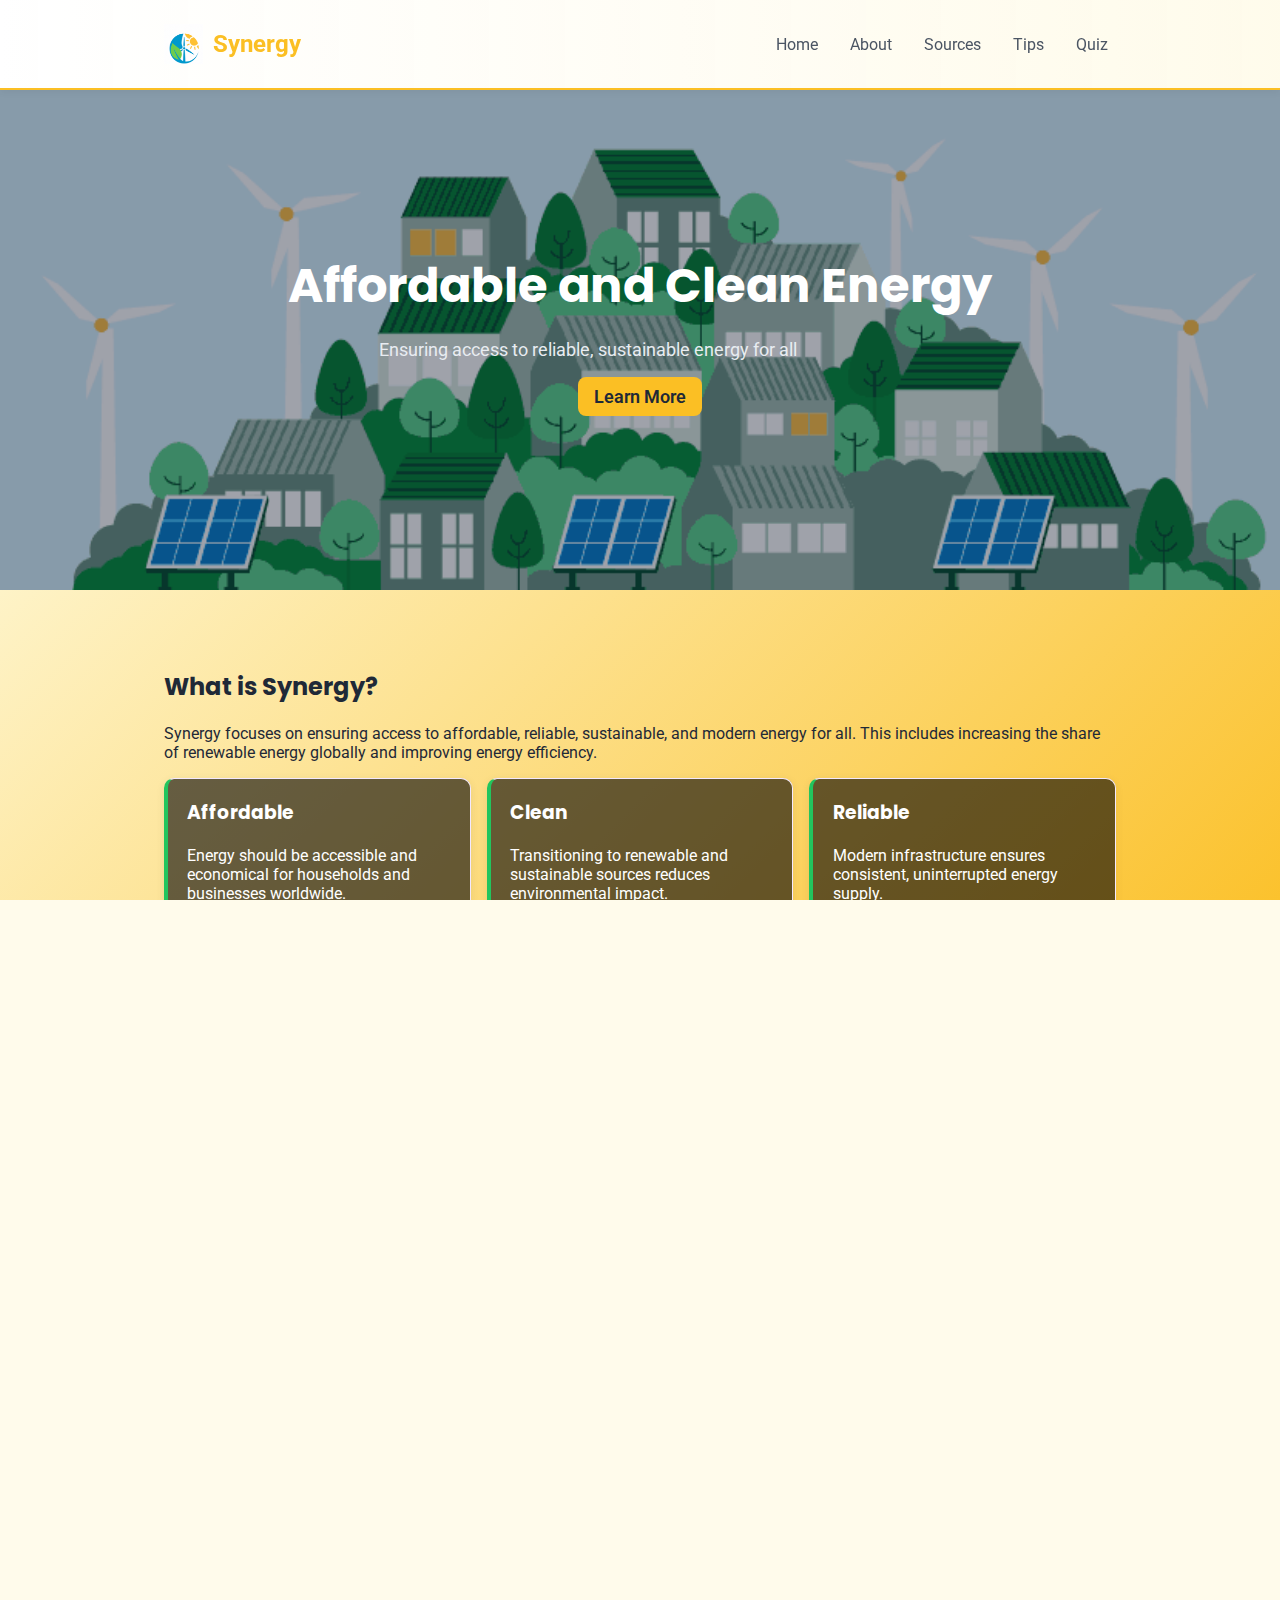
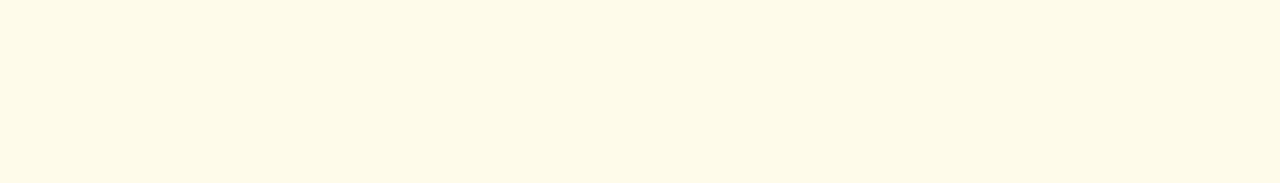
<file: index.html>
<!doctype html>
<html lang="en">
<head>
  <meta charset="utf-8" />
  <meta name="viewport" content="width=device-width, initial-scale=1" />
  <title>Synergy</title>
  <link rel="stylesheet" href="styles.css">
  <link rel="icon" href="assets/logo.png" type="image/png" sizes="32x32">
  <link rel="apple-touch-icon" href="assets/logo.png">
</head>
<body>
  <header class="site-header">
    <div class="container header-inner">
      <a class="logo" href="index.html"><img src="assets/logo.png" alt="Synergy Logo" style="height:40px; margin-right:10px;"> Synergy</a>
      <button id="navToggle" class="nav-toggle" aria-label="Toggle navigation">☰</button>
      <nav id="siteNav" class="site-nav">
        <a href="index.html">Home</a>
        <a href="about.html">About</a>
        <a href="sources.html">Sources</a>
        <a href="tips.html">Tips</a>
        <a href="contact.html">Quiz</a>
      </nav>
    </div>
  </header>

  <main>
    <section id="home" class="hero hero-video">
      <img src="assets/energy-bg.gif" alt="Energy background" class="hero-bg" style="width:100%;height:100%;">
      <div class="hero-overlay"></div>
      <div class="container hero-content">
        <h1>Affordable and Clean Energy</h1>
        <p class="lead"> Ensuring access to reliable, sustainable energy for all</p>
        <p><a class="btn" href="about.html">Learn More</a></p>
      </div>
    </section>

    <section class="section">
      <div class="container">
        <h2>What is Synergy?</h2>
        <p>Synergy focuses on ensuring access to affordable, reliable, sustainable, and modern energy for all. This includes increasing the share of renewable energy globally and improving energy efficiency.</p>
        <div class="grid cards">
          <article class="card">
            <h3>Affordable</h3>
            <p>Energy should be accessible and economical for households and businesses worldwide.</p>
          </article>
          <article class="card">
            <h3>Clean</h3>
            <p>Transitioning to renewable and sustainable sources reduces environmental impact.</p>
          </article>
          <article class="card">
            <h3>Reliable</h3>
            <p>Modern infrastructure ensures consistent, uninterrupted energy supply.</p>
          </article>
        </div>
      </div>
    </section>

    <section class="section alt">
      <div class="container">
        <h2>Why It Matters</h2>
        <p>Energy powers everything: homes, schools, hospitals, industries, and economies. Without access to clean, affordable energy:</p>
        <ul class="tips">
          <li>1 in 4 people worldwide still lack access to reliable electricity.</li>
          <li>Energy poverty limits education, healthcare, and economic opportunity.</li>
          <li>Fossil fuel dependence drives climate change and air pollution.</li>
          <li>Renewable energy creates jobs and economic growth.</li>
        </ul>
      </div>
    </section>

    <section class="section">
      <div class="container">
        <h2>Quick Navigation</h2>
        <p>Explore our site to learn more:</p>
        <div class="grid cards">
          <a href="about.html" class="card-link">
            <h3>📖 About</h3>
            <p>Deep dive into energy and Synergy</p>
          </a>
          <a href="sources.html" class="card-link">
            <h3>⚡ Energy Sources</h3>
            <p>Renewable, nonrenewable, and emerging tech</p>
          </a>
          <a href="tips.html" class="card-link">
            <h3>💡 Practical Tips</h3>
            <p>How you can make a difference</p>
          </a>
        </div>
      </div>
    </section>
  </main>

  <footer class="site-footer">
    <div class="container">
      <small>© 2025 Synergy — Sustainable Energy Educational Site</small>
      <nav class="footer-nav"><a href="sources.html">Sources</a> • <a href="tips.html">Tips</a> • <a href="contact.html">Quiz</a></nav>
    </div>
  </footer>

  <script src="script.js" defer></script>
</body>
</html>
</file>
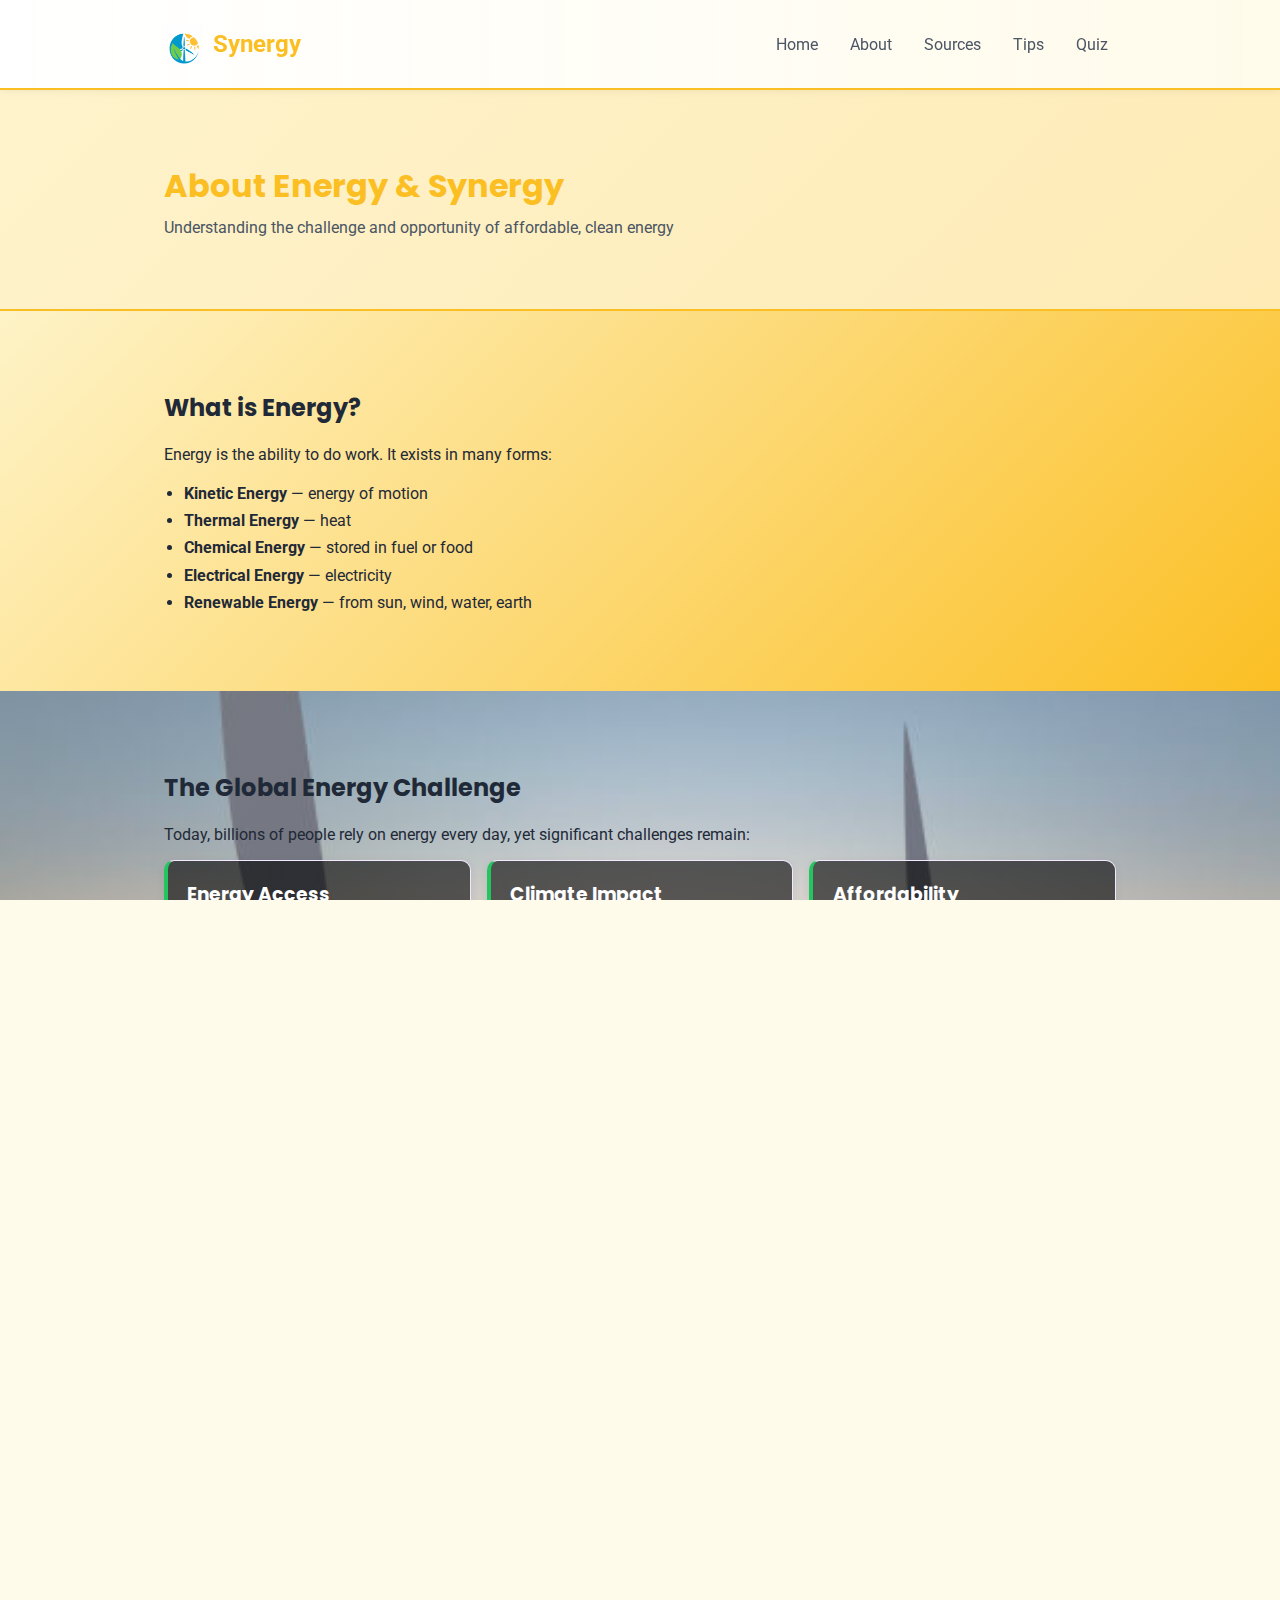
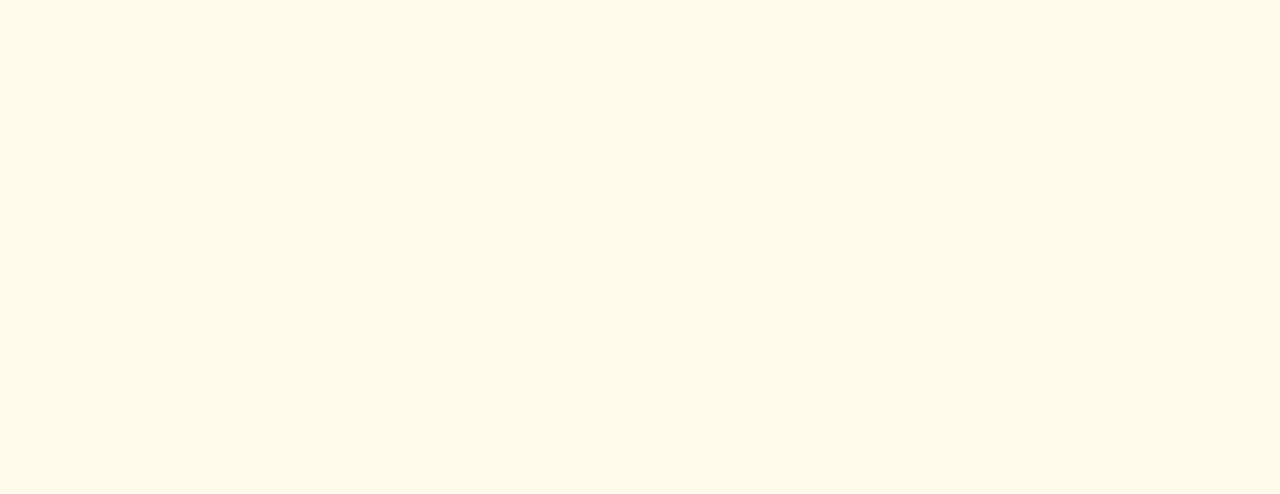
<file: about.html>
<!doctype html>
<html lang="en">
<head>
  <meta charset="utf-8" />
  <meta name="viewport" content="width=device-width, initial-scale=1" />
  <title>Synergy</title>
  <link rel="stylesheet" href="styles.css">
  <link rel="icon" href="assets/logo.png" type="image/png" sizes="32x32">
  <link rel="apple-touch-icon" href="assets/logo.png">
</head>
<body>
  <header class="site-header">
    <div class="container header-inner">
      <a class="logo" href="index.html"><img src="assets/logo.png" alt="Synergy Logo" style="height:40px; margin-right:10px;"> Synergy</a>
      <button id="navToggle" class="nav-toggle" aria-label="Toggle navigation">☰</button>
      <nav id="siteNav" class="site-nav">
        <a href="index.html">Home</a>
        <a href="about.html">About</a>
        <a href="sources.html">Sources</a>
        <a href="tips.html">Tips</a>
         <a href="contact.html">Quiz</a>
      </nav>
    </div>
  </header>

  <main>
    <section class="page-header">
      <div class="container">
        <h1>About Energy & Synergy</h1>
        <p>Understanding the challenge and opportunity of affordable, clean energy</p>
      </div>
    </section>

    <section class="section">
      <div class="container">
        <h2>What is Energy?</h2>
        <p>Energy is the ability to do work. It exists in many forms:</p>
        <ul class="tips">
          <li><strong>Kinetic Energy</strong> — energy of motion</li>
          <li><strong>Thermal Energy</strong> — heat</li>
          <li><strong>Chemical Energy</strong> — stored in fuel or food</li>
          <li><strong>Electrical Energy</strong> — electricity</li>
          <li><strong>Renewable Energy</strong> — from sun, wind, water, earth</li>
        </ul>
      </div>
    </section>

    <section class="section alt energy-challenge">
      <div class="container">
        <h2>The Global Energy Challenge</h2>
        <p>Today, billions of people rely on energy every day, yet significant challenges remain:</p>
        <div class="grid cards">
          <article class="card">
            <h3>Energy Access</h3>
            <p>Over 775 million people lack access to electricity. Many rely on dangerous, expensive fuels like kerosene.</p>
          </article>
          <article class="card">
            <h3>Climate Impact</h3>
            <p>Energy production accounts for ~75% of global greenhouse gas emissions. We must shift to clean sources.</p>
          </article>
          <article class="card">
            <h3>Affordability</h3>
            <p>Energy poverty forces low-income families to spend disproportionate income on fuel, limiting other opportunities.</p>
          </article>
        </div>

        <h2 style="margin-top:3rem;">Why Synergy Matters</h2>
        <p>The United Nations identified 17 Sustainable Development Goals (SDGs). Goal #7 is to "Ensure access to affordable, reliable, sustainable and modern energy for all." We call this mission Synergy.</p>
        <p><strong>Synergy Targets by 2030:</strong></p>
        <ul class="tips">
          <li>Universal access to modern energy services</li>
          <li>Increase share of renewable energy globally</li>
          <li>Double the rate of energy efficiency improvement</li>
          <li>Enhance international cooperation on energy tech</li>
        </ul>
      </div>
    </section>

    <section class="section alt">
      <div class="container">
        <h2>How Energy Enables Other Goals</h2>
        <p>Clean energy is a multiplier — it unlocks progress on many other SDGs:</p>
        <div class="grid cards">
          <article class="card">
            <h3>Health (SDG #3)</h3>
            <p>Reliable electricity powers hospitals, vaccines, and clean water systems.</p>
          </article>
          <article class="card">
            <h3>Education (SDG #4)</h3>
            <p>Energy lights schools, powers computers, and enables distance learning.</p>
          </article>
          <article class="card">
            <h3>Economic Growth (SDG #8)</h3>
            <p>Affordable energy drives industries and job creation.</p>
          </article>
        </div>
      </div>
    </section>

    <section class="section">
      <div class="container">
        <p><a class="btn" href="sources.html">→ Explore Energy Sources</a></p>
      </div>
    </section>
  </main>

  <footer class="site-footer">
    <div class="container">
      <small>© 2025 Synergy — Sustainable Energy Educational Site</small>
      <nav class="footer-nav"><a href="sources.html">Sources</a> • <a href="tips.html">Tips</a> • <a href="contact.html">Quiz</a></nav>
    </div>
  </footer>
  

  <script src="script.js" defer></script>
</body>
</html>
</file>
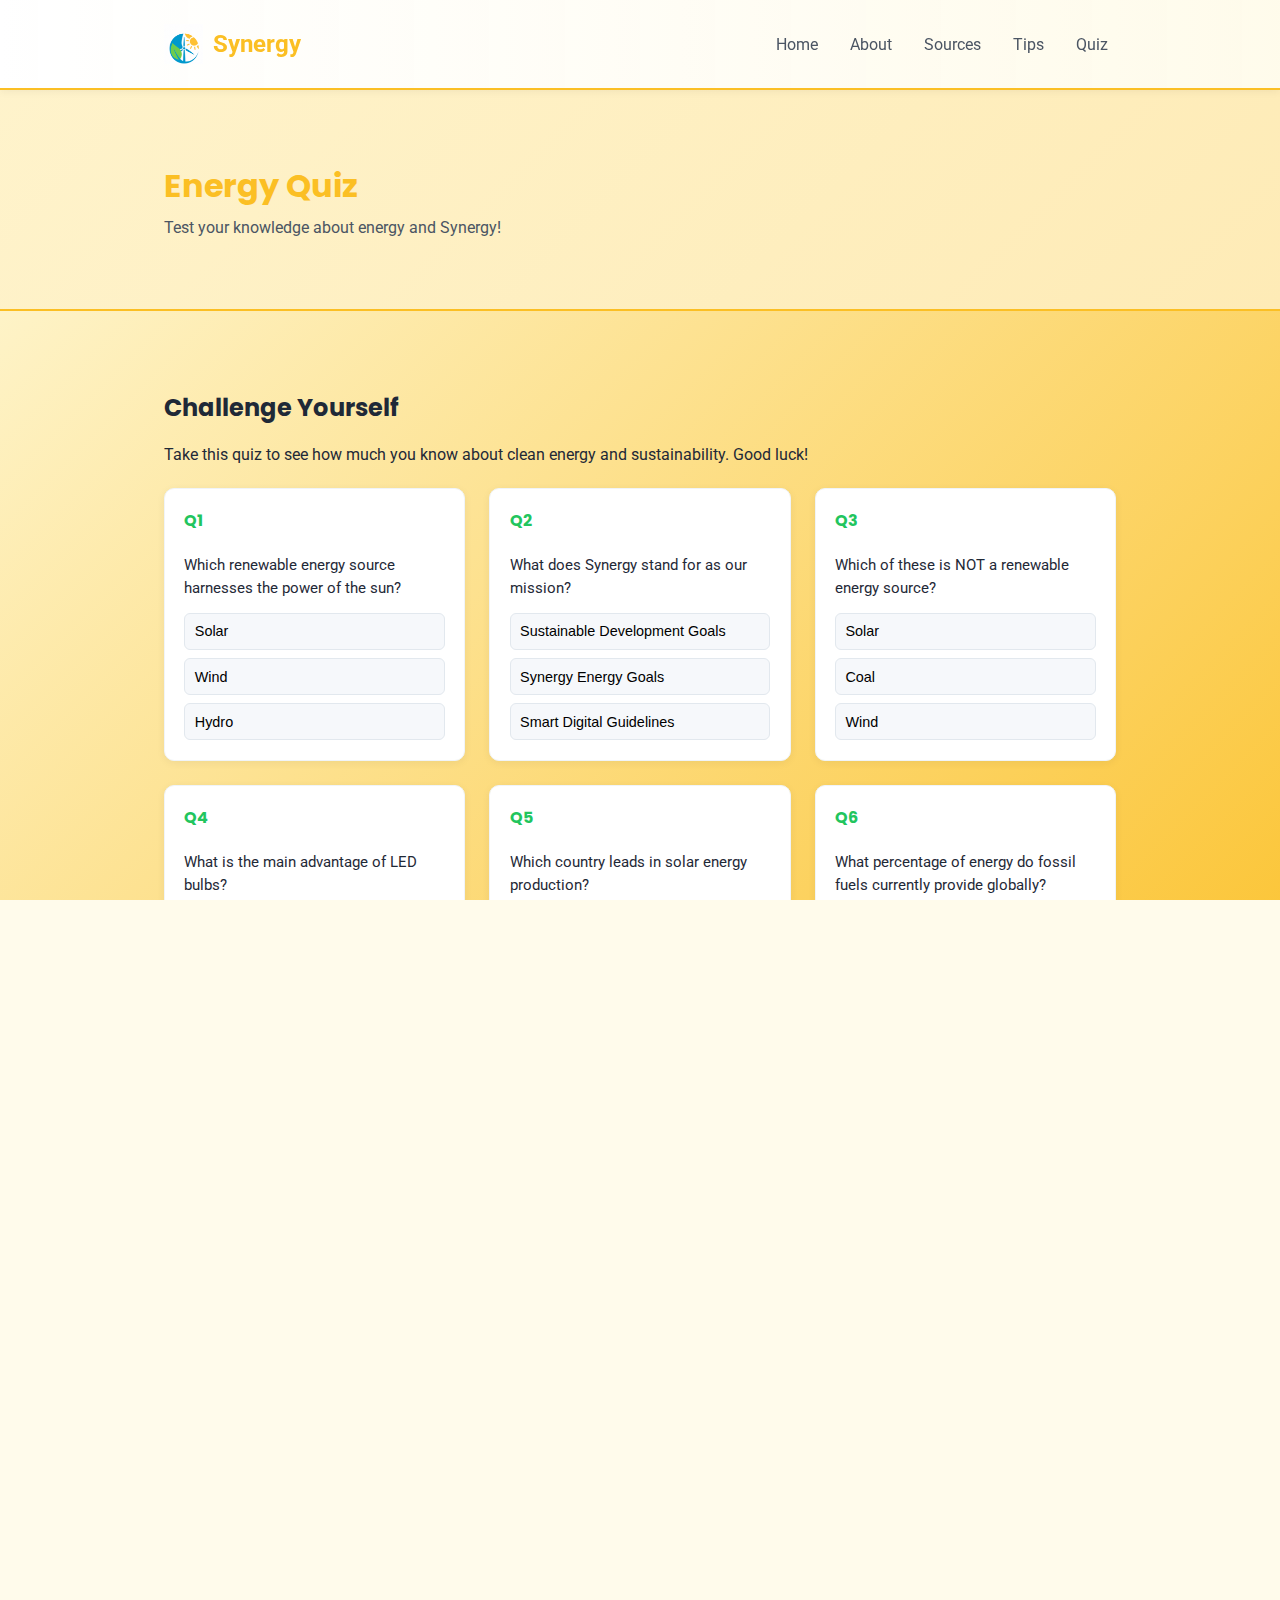
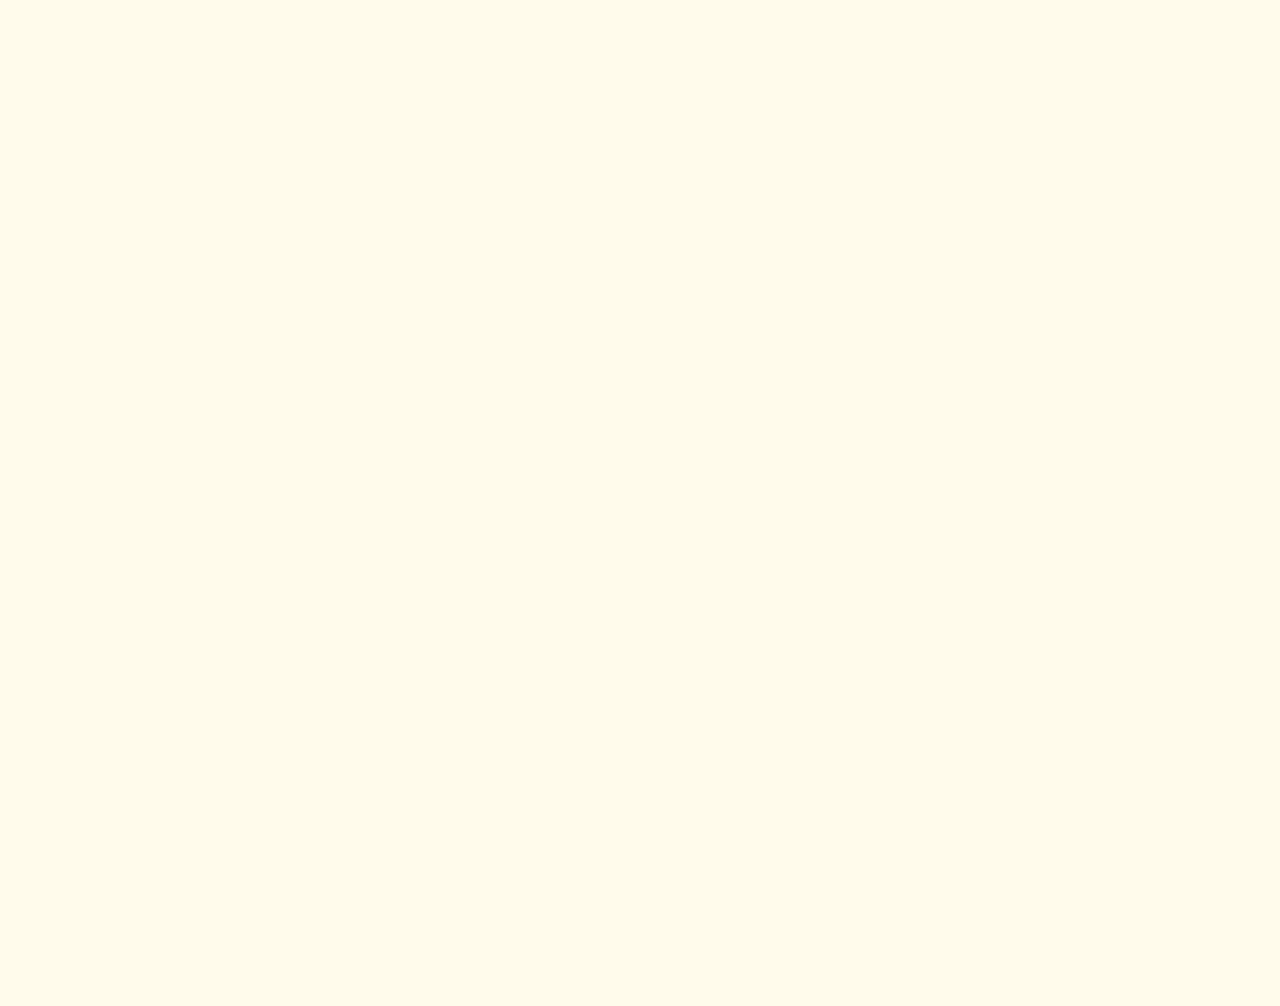
<file: contact.html>
<!doctype html>
<html lang="en">
  <head>
  <meta charset="utf-8" />
  <meta name="viewport" content="width=device-width, initial-scale=1" />
  <title>Synergy</title>
  <link rel="stylesheet" href="styles.css">
  <link rel="icon" href="assets/logo.png" type="image/png" sizes="32x32">
  <link rel="apple-touch-icon" href="assets/logo.png">
</head>
<body>
  <header class="site-header">
    <div class="container header-inner">
      <a class="logo" href="index.html"><img src="assets/logo.png" alt="Synergy Logo" style="height:40px; margin-right:10px;"> Synergy</a>
      <button id="navToggle" class="nav-toggle" aria-label="Toggle navigation">☰</button>
      <nav id="siteNav" class="site-nav">
        <a href="index.html">Home</a>
        <a href="about.html">About</a>
        <a href="sources.html">Sources</a>
        <a href="tips.html">Tips</a>
        <a href="contact.html">Quiz</a>
      </nav>
    </div>
  </header>

  <main>
    <section class="page-header">
      <div class="container">
        <h1>Energy Quiz</h1>
        <p>Test your knowledge about energy and Synergy!</p>
      </div>
    </section>

    <section class="section">
      <div class="container">
        <h2>Challenge Yourself</h2>
        <p>Take this quiz to see how much you know about clean energy and sustainability. Good luck!</p>
        
        <div id="quizContainer" class="quiz-container">
          <div id="quizContent"></div>
          <div id="quizResults" class="quiz-results" style="display:none;">
            <h3>Quiz Complete! 🎉</h3>
            <p>You scored <span id="quizScore">0</span>/<span id="quizTotal">0</span></p>
            <p id="quizMessage"></p>
            <button class="btn" onclick="location.reload()">Take Quiz Again</button>
          </div>
        </div>
      </div>
    </section>

    <section class="section alt">
      <div class="container">
        <h2>Our Members</h2>
        <p>Get to know the core team driving Synergy.</p>
        <div class="grid member-grid">
          <div class="member-card">
            <div class="member-avatar">
              <img src="assets/members/arnold.png" alt="Arnold" onerror="this.style.display='none'">
            </div>
            <h3>Arnold A. Ababa</h3>
            <p class="role">Leader, Web Developer</p>
          </div>
          <div class="member-card">
            <div class="member-avatar">
              <img src="assets/members/louis.png" alt="Louis Alfonso M. Costanilla" onerror="this.style.display='none'">
            </div>
            <h3>Louis Alfonso M. Costanilla</h3>
            <p class="role">Researcher, Tester</p>
          </div>
          <div class="member-card">
            <div class="member-avatar">
              <img src="assets/members/cyrus.png" alt="Cyrus Repaso" onerror="this.style.display='none'">
            </div>
            <h3>Cyrus Repaso</h3>
            <p class="role">Web Developer, Content Writer, Designer</p>
          </div>
          <div class="member-card">
            <div class="member-avatar">
              <img src="assets/members/john.png" alt="John Edrian O. Diaz" onerror="this.style.display='none'">
            </div>
            <h3>John Edrian O. Diaz</h3>
            <p class="role">Content Writer, Designer</p>
          </div>
        </div>
      </div>
    </section>

    <section class="section">
      <div class="container">
        <h2>Documentation</h2>
        <div class="grid cards" style="grid-template-columns: repeat(2, 1fr); gap: 2rem;">
          <div style="text-align: center;">
            <img src="assets/doc1.png" alt="Documentation 1" style="max-width: 100%; height: auto; border-radius: 10px; box-shadow: 0 4px 12px rgba(0,0,0,0.1);">
          </div>
          <div style="text-align: center;">
            <img src="assets/doc2.png" alt="Documentation 2" style="max-width: 100%; height: auto; border-radius: 10px; box-shadow: 0 4px 12px rgba(0,0,0,0.1);">
          </div>
        </div>
      </div>
    </section>

    <section class="section">
      <div class="container">
        <h2>Sources & References</h2>
        <p>This website draws information from trusted sources on energy and sustainability:</p>
        <ul class="tips">
          <li><strong>United Nations Sustainable Development Goals (SDGs)</strong> — <a href="https://sdgs.un.org/" target="_blank">https://sdgs.un.org/</a></li>
          <li><strong>International Energy Agency (IEA)</strong> — <a href="https://www.iea.org/" target="_blank">https://www.iea.org/</a></li>
          <li><strong>World Bank Energy Data</strong> — <a href="https://data.worldbank.org/" target="_blank">https://data.worldbank.org/</a></li>
          <li><strong>National Renewable Energy Laboratory (NREL)</strong> — <a href="https://www.nrel.gov/" target="_blank">https://www.nrel.gov/</a></li>
          <li><strong>Global Renewable Energy Status Report</strong> — <a href="https://www.ren21.net/" target="_blank">https://www.ren21.net/</a></li>
          <li><strong>U.S. Energy Information Administration</strong> — <a href="https://www.eia.gov/" target="_blank">https://www.eia.gov/</a></li>
        </ul>
      </div>
    </section>
  </main>

  <footer class="site-footer">
    <div class="container">
      <small>© 2025 Synergy — Sustainable Energy Educational Site</small>
      <nav class="footer-nav"><a href="sources.html">Sources</a> • <a href="tips.html">Tips</a> • <a href="contact.html">Quiz</a></nav>
    </div>
  </footer>

  <script src="script.js" defer></script>
</body>
</html>
</file>
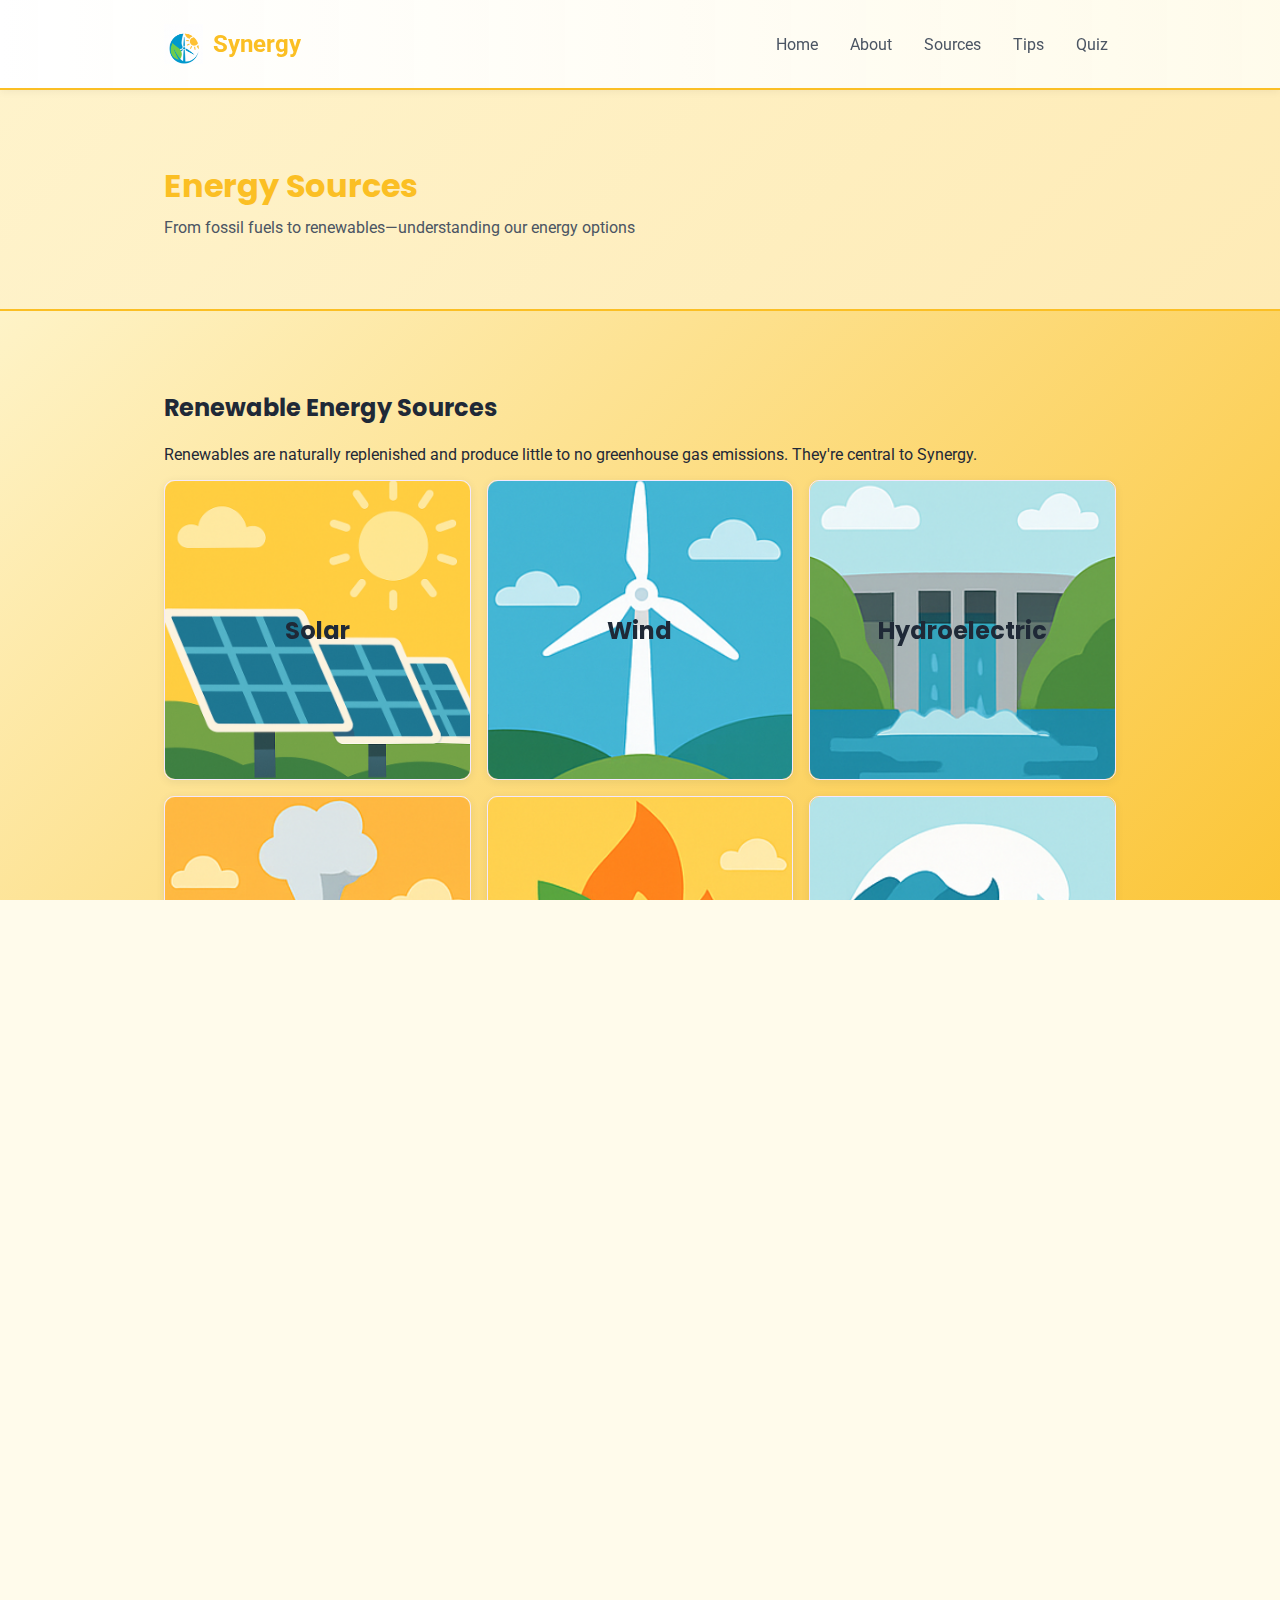
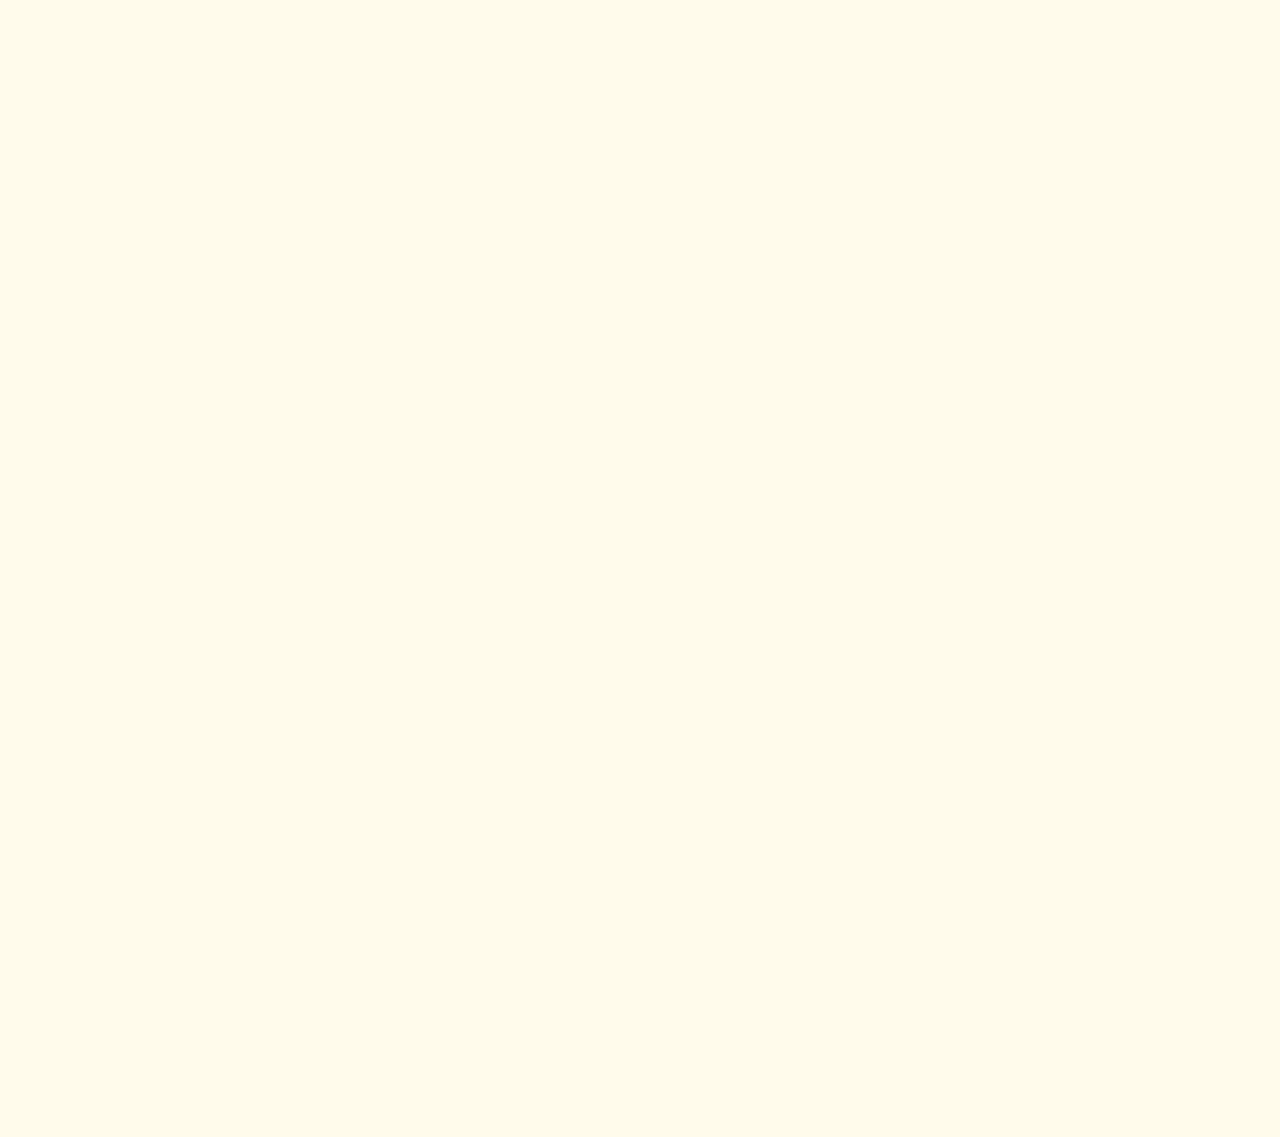
<file: sources.html>
<!doctype html>
<html lang="en">
<head>
  <meta charset="utf-8" />
  <meta name="viewport" content="width=device-width, initial-scale=1" />
  <title>Synergy</title>
  <link rel="stylesheet" href="styles.css">
  <link rel="icon" href="assets/logo.png" type="image/png" sizes="32x32">
  <link rel="apple-touch-icon" href="assets/logo.png">
</head>
<body>
  <header class="site-header">
    <div class="container header-inner">
      <a class="logo" href="index.html"><img src="assets/logo.png" alt="Synergy Logo" style="height:40px; margin-right:10px;"> Synergy</a>
      <button id="navToggle" class="nav-toggle" aria-label="Toggle navigation">☰</button>
      <nav id="siteNav" class="site-nav">
        <a href="index.html">Home</a>
        <a href="about.html">About</a>
        <a href="sources.html">Sources</a>
        <a href="tips.html">Tips</a>
        <a href="contact.html">Quiz</a>
      </nav>
    </div>
  </header>

  <main>
    <section class="page-header">
      <div class="container">
        <h1>Energy Sources</h1>
        <p>From fossil fuels to renewables—understanding our energy options</p>
      </div>
    </section>

    <section class="section">
      <div class="container">
        <h2>Renewable Energy Sources</h2>
        <p>Renewables are naturally replenished and produce little to no greenhouse gas emissions. They're central to Synergy.</p>
        <div class="grid cards">
          <div class="flip-card">
            <div class="flip-card-inner">
              <div class="flip-card-front" style="background-image:url('assets/solar-bg.png');">
                <h3> Solar</h3>
              </div>
              <div class="flip-card-back" style="background-image:url('assets/solar-bg.png');">
                <h3>☀️ Solar</h3>
                <p><strong>How:</strong> Photovoltaic cells convert sunlight to electricity. Solar thermal systems provide heat.</p>
                <p><strong>Pros:</strong> Abundant, scalable, costs dropping.</p>
                <p><strong>Cons:</strong> Weather-dependent, storage needed.</p>
              </div>
            </div>
          </div>
          <div class="flip-card">
            <div class="flip-card-inner">
              <div class="flip-card-front" style="background-image:url('assets/wind-bg.png');">
                <h3> Wind</h3>
              </div>
              <div class="flip-card-back" style="background-image:url('assets/wind-bg.png');">
                <h3>💨 Wind</h3>
                <p><strong>How:</strong> Wind turbines convert moving air into electricity.</p>
                <p><strong>Pros:</strong> Efficient, works day/night.</p>
                <p><strong>Cons:</strong> Variable, requires suitable locations.</p>
              </div>
            </div>
          </div>
          <div class="flip-card">
            <div class="flip-card-inner">
              <div class="flip-card-front" style="background-image:url('assets/hydro-bg.png');">
                <h3> Hydroelectric</h3>
              </div>
              <div class="flip-card-back" style="background-image:url('assets/hydro-bg.png');">
                <h3>💧 Hydroelectric</h3>
                <p><strong>How:</strong> Water flow or dams drive turbines.</p>
                <p><strong>Pros:</strong> Reliable, long-lasting.</p>
                <p><strong>Cons:</strong> Geographically limited, environmental impact.</p>
              </div>
            </div>
          </div>
          <div class="flip-card">
            <div class="flip-card-inner">
              <div class="flip-card-front" style="background-image:url('assets/geothermal-bg.png');">
                <h3> Geothermal</h3>
              </div>
              <div class="flip-card-back" style="background-image:url('assets/geothermal-bg.png');">
                <h3>🌍 Geothermal</h3>
                <p><strong>How:</strong> Heat from Earth's interior is tapped for electricity and heating.</p>
                <p><strong>Pros:</strong> Constant baseload.</p>
                <p><strong>Cons:</strong> Location-specific.</p>
              </div>
            </div>
          </div>
          <div class="flip-card">
            <div class="flip-card-inner">
              <div class="flip-card-front" style="background-image:url('assets/biomass-bg.png');">
                <h3> Biomass</h3>
              </div>
              <div class="flip-card-back" style="background-image:url('assets/biomass-bg.png');">
                <h3>🌾 Biomass</h3>
                <p><strong>How:</strong> Organic waste or crops are burned or converted for energy.</p>
                <p><strong>Pros:</strong> Renewable, uses waste.</p>
                <p><strong>Cons:</strong> Land use, sustainability concerns.</p>
              </div>
            </div>
          </div>
          <div class="flip-card">
            <div class="flip-card-inner">
              <div class="flip-card-front" style="background-image:url('assets/tidal-bg.png');">
                <h3> Tidal & Wave</h3>
              </div>
              <div class="flip-card-back" style="background-image:url('assets/tidal-bg.png');">
                <h3>🌊 Tidal & Wave</h3>
                <p><strong>How:</strong> Ocean movement generates power.</p>
                <p><strong>Pros:</strong> Predictable, dense.</p>
                <p><strong>Cons:</strong> Early stage, infrastructure cost.</p>
              </div>
            </div>
          </div>
        </div>
      </div>
    </section>

    <section class="section alt">
      <div class="container">
        <h2>Nonrenewable Energy Sources</h2>
        <p>These energy sources are finite and often produce emissions. We're transitioning away from them.</p>
        <div class="grid cards">
          <div class="flip-card">
            <div class="flip-card-inner">
              <div class="flip-card-front" style="background-image:url('assets/fossil-bg.png');">
                <h3> Fossil Fuels</h3>
              </div>
              <div class="flip-card-back" style="background-image:url('assets/fossil-bg.png');">
                <h3>🛢️ Fossil Fuels</h3>
                <p><strong>Coal, oil, natural gas.</strong> Formed from ancient organisms over millions of years.</p>
                <p><strong>Current share:</strong> ~80% of global energy.</p>
                <p><strong>Problem:</strong> Greenhouse gases and pollution.</p>
              </div>
            </div>
          </div>
          <div class="flip-card">
            <div class="flip-card-inner">
              <div class="flip-card-front" style="background-image:url('assets/nuclear-bg.png');">
                <h3> Nuclear</h3>
              </div>
              <div class="flip-card-back" style="background-image:url('assets/nuclear-bg.png');">
                <h3>⚛️ Nuclear</h3>
                <p><strong>How:</strong> Fission splits atoms, releasing immense heat to generate electricity.</p>
                <p><strong>Pros:</strong> Low-carbon, high output.</p>
                <p><strong>Cons:</strong> Waste disposal, public concern, high upfront cost.</p>
              </div>
            </div>
          </div>
        </div>
      </div>
    </section>

    <section class="section">
      <div class="container">
        <h2>Emerging & Hybrid Technologies</h2>
        <p>New innovations are accelerating the clean energy transition:</p>
        <div class="grid cards">
          <div class="flip-card">
            <div class="flip-card-inner">
              <div class="flip-card-front" style="background-image:url('assets/storage-bg.png');">
                <h3> Energy Storage</h3>
              </div>
              <div class="flip-card-back" style="background-image:url('assets/storage-bg.png');">
                <h3>🔋 Energy Storage</h3>
                <p>Batteries, pumped hydro, compressed air—store energy when supply exceeds demand.</p>
                <p>Essential for renewable energy reliability and grid stability.</p>
              </div>
            </div>
          </div>
          <div class="flip-card">
            <div class="flip-card-inner">
              <div class="flip-card-front" style="background-image:url('assets/smartgrid-bg.png');">
                <h3> Smart Grids</h3>
              </div>
              <div class="flip-card-back" style="background-image:url('assets/smartgrid-bg.png');">
                <h3>🌐 Smart Grids</h3>
                <p>AI-powered networks optimize energy distribution, reduce waste, and balance supply/demand.</p>
                <p>Enables seamless integration of distributed renewable sources.</p>
              </div>
            </div>
          </div>
          <div class="flip-card">
            <div class="flip-card-inner">
              <div class="flip-card-front" style="background-image:url('assets/hydrogen-bg.png');">
                <h3> Hydrogen Fuel</h3>
              </div>
              <div class="flip-card-back" style="background-image:url('assets/hydrogen-bg.png');">
                <h3>💎 Hydrogen Fuel</h3>
                <p>Clean fuel from water electrolysis; promises zero-emission transport and industry.</p>
                <p>Emerging technology with massive potential for decarbonization.</p>
              </div>
            </div>
          </div>
        </div>
      </div>
    </section>

    <section class="section alt">
      <div class="container">
        <h2>Global Energy Outlook</h2>
        <p>The shift to renewables is accelerating. Renewable energy now accounts for over 30% of global electricity generation and growing. By 2050, most scenarios show renewables as the dominant global energy source.</p>
      </div>
    </section>

    <section class="section">
      <div class="container">
        <p><a class="btn" href="tips.html">→ What Can You Do?</a></p>
      </div>
    </section>
  </main>

  <footer class="site-footer">
    <div class="container">
      <small>© 2025 Synergy — Sustainable Energy Educational Site</small>
      <nav class="footer-nav"><a href="sources.html">Sources</a> • <a href="tips.html">Tips</a> • <a href="contact.html">Quiz</a></nav>
    </div>
  </footer>

  <script src="script.js" defer></script>
</body>
</html>
</file>
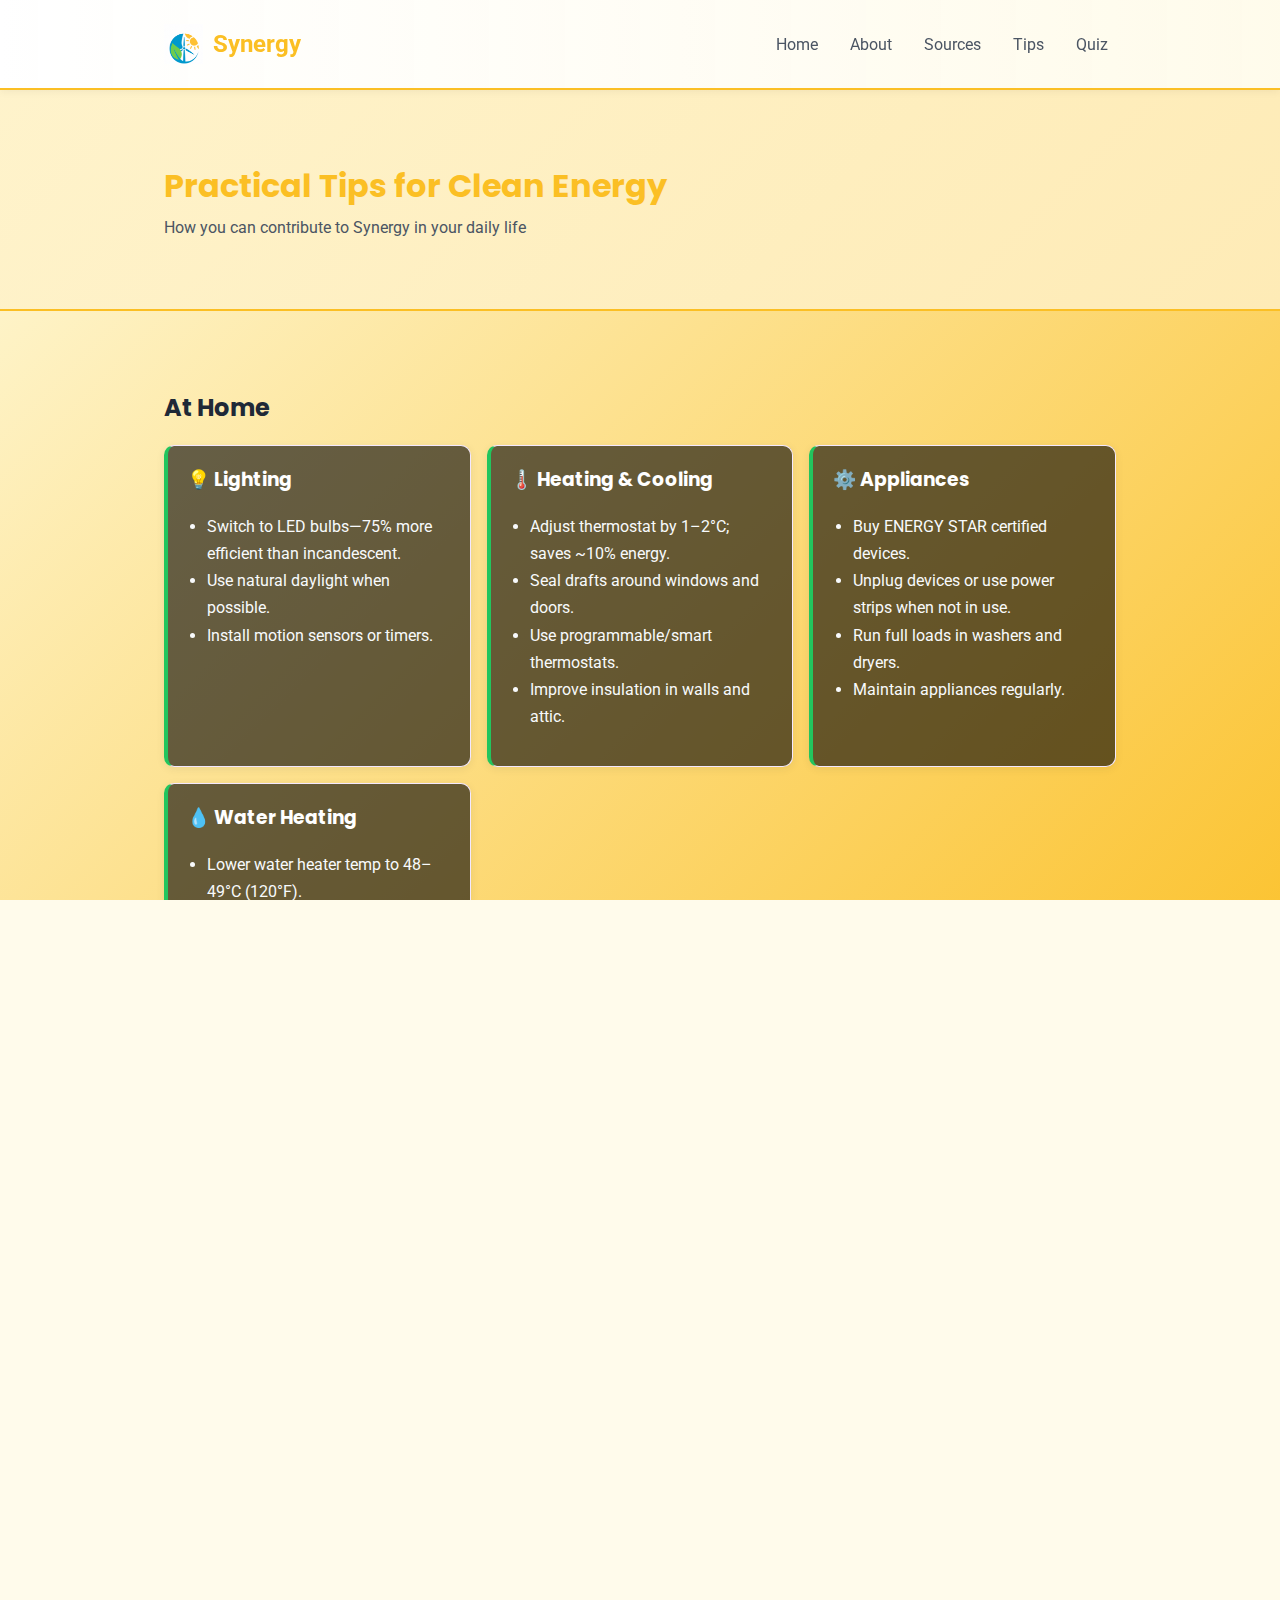
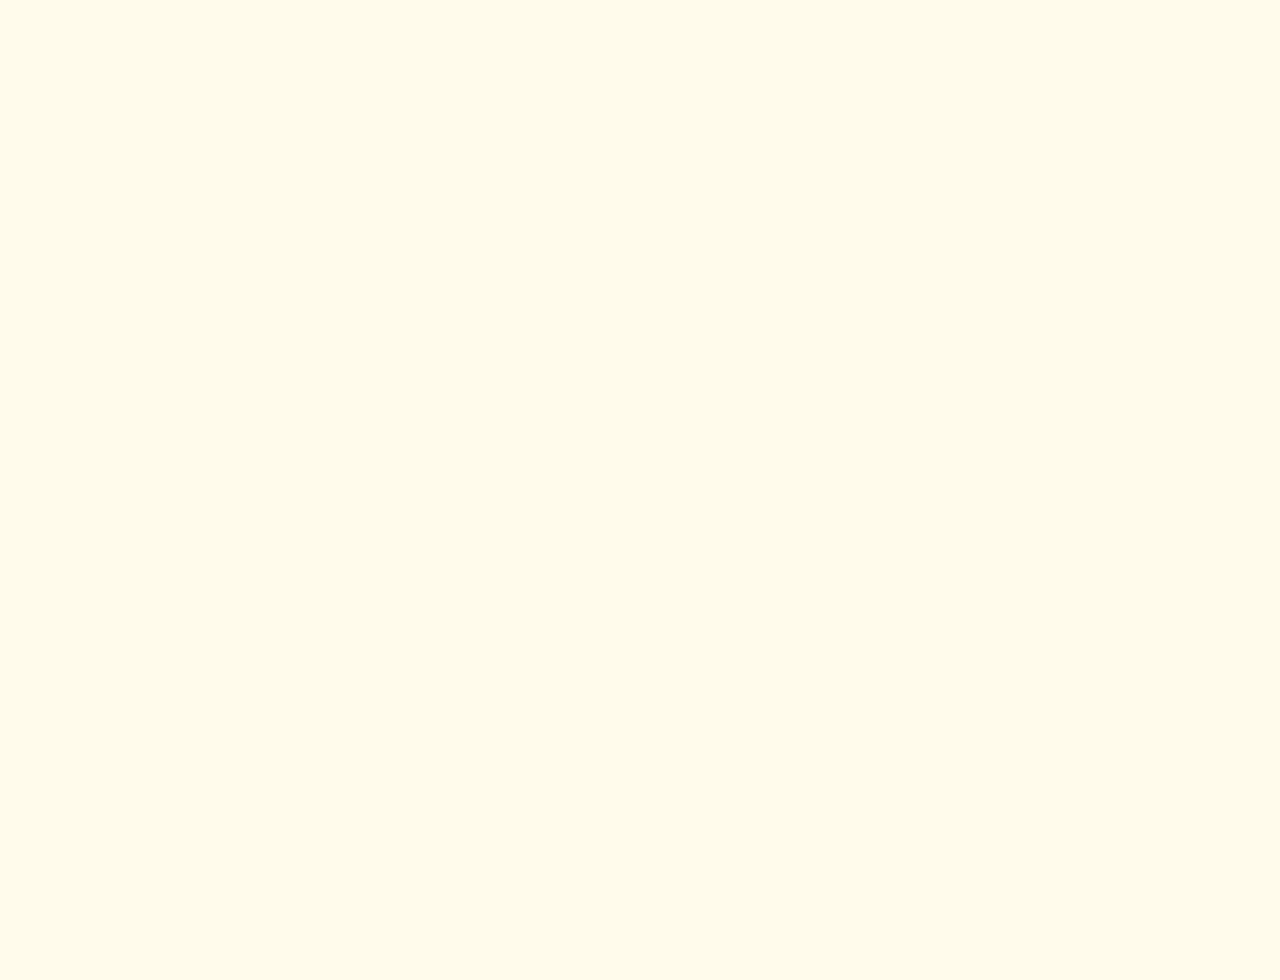
<file: tips.html>
<!doctype html>
<html lang="en">
<head>
  <meta charset="utf-8" />
  <meta name="viewport" content="width=device-width, initial-scale=1" />
  <title>Synergy</title>
  <link rel="stylesheet" href="styles.css">
  <link rel="icon" href="assets/logo.png" type="image/png" sizes="32x32">
  <link rel="apple-touch-icon" href="assets/logo.png">
</head>
<body>
  <header class="site-header">
    <div class="container header-inner">
      <a class="logo" href="index.html"><img src="assets/logo.png" alt="Synergy Logo" style="height:40px; margin-right:10px;"> Synergy</a>
      <button id="navToggle" class="nav-toggle" aria-label="Toggle navigation">☰</button>
      <nav id="siteNav" class="site-nav">
        <a href="index.html">Home</a>
        <a href="about.html">About</a>
        <a href="sources.html">Sources</a>
        <a href="tips.html">Tips</a>
        <a href="contact.html">Quiz</a>
      </nav>
    </div>
  </header>

  <main>
    <section class="page-header">
      <div class="container">
        <h1>Practical Tips for Clean Energy</h1>
        <p>How you can contribute to Synergy in your daily life</p>
      </div>
    </section>

    <section class="section">
      <div class="container">
        <h2>At Home</h2>
        <div class="grid cards">
          <article class="card">
            <h3>💡 Lighting</h3>
            <ul class="tips">
              <li>Switch to LED bulbs—75% more efficient than incandescent.</li>
              <li>Use natural daylight when possible.</li>
              <li>Install motion sensors or timers.</li>
            </ul>
          </article>
          <article class="card">
            <h3>🌡️ Heating & Cooling</h3>
            <ul class="tips">
              <li>Adjust thermostat by 1–2°C; saves ~10% energy.</li>
              <li>Seal drafts around windows and doors.</li>
              <li>Use programmable/smart thermostats.</li>
              <li>Improve insulation in walls and attic.</li>
            </ul>
          </article>
          <article class="card">
            <h3>⚙️ Appliances</h3>
            <ul class="tips">
              <li>Buy ENERGY STAR certified devices.</li>
              <li>Unplug devices or use power strips when not in use.</li>
              <li>Run full loads in washers and dryers.</li>
              <li>Maintain appliances regularly.</li>
            </ul>
          </article>
          <article class="card">
            <h3>💧 Water Heating</h3>
            <ul class="tips">
              <li>Lower water heater temp to 48–49°C (120°F).</li>
              <li>Take shorter showers.</li>
              <li>Insulate hot water pipes.</li>
              <li>Consider tankless or solar water heaters.</li>
            </ul>
          </article>
        </div>
      </div>
    </section>

    <section class="section alt">
      <div class="container">
        <h2>Transportation</h2>
        <div class="grid cards">
          <article class="card">
            <h3>🚗 Smart Driving</h3>
            <ul class="tips">
              <li>Walk or bike for short trips.</li>
              <li>Use public transit, carpools, or vanpools.</li>
              <li>Consider electric or hybrid vehicles.</li>
              <li>Maintain proper tire pressure and engine tune.</li>
            </ul>
          </article>
          <article class="card">
            <h3>✈️ Travel</h3>
            <ul class="tips">
              <li>Fly less; use video calls for meetings.</li>
              <li>Choose trains over flights for medium distances.</li>
              <li>Combine trips to reduce journeys.</li>
            </ul>
          </article>
        </div>
      </div>
    </section>

    <section class="section">
      <div class="container">
        <h2>At School/Work</h2>
        <div class="grid cards">
          <article class="card">
            <h3>📌 Actions</h3>
            <ul class="tips">
              <li>Turn off lights when leaving a room.</li>
              <li>Use stairs instead of elevators.</li>
              <li>Print double-sided or reduce paper use.</li>
              <li>Advocate for renewable energy on your campus/office.</li>
            </ul>
          </article>
        </div>
      </div>
    </section>

    <section class="section alt">
      <div class="container">
        <h2>Broader Action</h2>
        <p>Individual changes add up, but systemic change is crucial:</p>
        <ul class="tips">
          <li><strong>Support renewable energy policies</strong> — Vote and advocate for clean energy mandates.</li>
          <li><strong>Invest wisely</strong> — Choose banks, funds, and companies with strong climate commitments.</li>
          <li><strong>Educate others</strong> — Share knowledge about Synergy with your community.</li>
          <li><strong>Support research</strong> — Funding for clean energy tech is essential for innovation.</li>
          <li><strong>Join movements</strong> — Participate in climate and sustainability initiatives.</li>
        </ul>
      </div>
    </section>



    <section class="section">
      <div class="container">
        <p><a class="btn" href="contact.html">→ Meet the Team</a></p>
      </div>
    </section>
  </main>

  <footer class="site-footer">
    <div class="container">
      <small>© 2025 Synergy — Sustainable Energy Educational Site</small>
      <nav class="footer-nav"><a href="sources.html">Sources</a> • <a href="tips.html">Tips</a> • <a href="contact.html">Quiz</a></nav>
    </div>
  </footer>

  <script src="script.js" defer></script>
</body>
</html>
</file>
<file: styles.css>
@import url('https://fonts.googleapis.com/css2?family=Poppins:wght@400;600;700;800&family=Roboto:wght@400;500;700&display=swap');
@keyframes fadeInUp{from{opacity:0;transform:translateY(30px)}to{opacity:1;transform:translateY(0)}}
@keyframes slideInLeft{from{opacity:0;transform:translateX(-30px)}to{opacity:1;transform:translateX(0)}}
@keyframes slideInRight{from{opacity:0;transform:translateX(30px)}to{opacity:1;transform:translateX(0)}}
@keyframes bounce{0%,100%{transform:translateY(0)}50%{transform:translateY(-10px)}}
@keyframes glow{0%{box-shadow:0 0 5px rgba(251,191,36,0.5)}50%{box-shadow:0 0 20px rgba(251,191,36,0.8)}100%{box-shadow:0 0 5px rgba(251,191,36,0.5)}}
@keyframes pulse{0%,100%{opacity:1}50%{opacity:0.7}}
:root{
  --primary-yellow:#fbbf24;
  --dark-yellow:#f59e0b;
  --bg:#fffbeb;
  --card:#ffffff;
  --accent-green:#22c55e;
  --dark-green:#16a34a;
  --accent-blue:#0ea5e9;
  --accent-orange:#fb923c;
  --text:#1f2937;
  --muted:#4b5563;
  --light-gray:#f3f4f6;
}
*{box-sizing:border-box}
html,body{height:100%;overflow-x:hidden}
body{margin:0;font-family:'Roboto', sans-serif;background:var(--bg);color:var(--text);-webkit-font-smoothing:antialiased;overflow-y:auto}
h1,h2,h3,h4,h5,h6{font-family:'Poppins', sans-serif;font-weight:700;color:var(--text)}
.container{max-width:1000px;margin:0 auto;padding:1rem}
.site-header{background:linear-gradient(90deg, #ffffff, #fffbebee);backdrop-filter:blur(8px);position:sticky;top:0;z-index:1000;border-bottom:2px solid var(--primary-yellow);will-change:position;box-shadow:0 2px 8px rgba(0,0,0,0.05)}
.header-inner{display:flex;align-items:center;justify-content:space-between;padding:0.75rem 0}
.logo{font-weight:700;color:var(--primary-yellow);text-decoration:none;font-size:1.5rem;display:flex;align-items:center;transition:all 0.3s}
.logo:hover{animation:glow 1.5s ease-in-out;transform:scale(1.05)}
.site-nav{display:flex;gap:1rem}
.site-nav a{color:var(--muted);text-decoration:none;padding:0.5rem;border-radius:6px;transition:all 0.3s;position:relative}
.site-nav a::after{content:'';position:absolute;bottom:-2px;left:0;width:0;height:2px;background:var(--accent-blue);transition:width 0.3s}
.site-nav a:hover{color:var(--accent-blue);transform:translateY(-2px)}
.site-nav a:hover::after{width:100%}
.nav-toggle{display:none;background:transparent;border:0;font-size:1.4rem;cursor:pointer}
.hero-video{position:relative;overflow:hidden;padding:6rem 0;min-height:500px;display:flex;align-items:center;justify-content:center}
.hero-bg{position:absolute;top:0;left:0;width:100%;height:100%;object-fit:cover;z-index:0}
.hero-overlay{position:absolute;top:0;left:0;width:100%;height:100%;background:rgba(15,23,42,0.4);z-index:1}
.hero-content{position:relative;z-index:2;color:#ffffff;text-align:center}
.hero-content h1{font-size:2.5rem;margin:0.5rem 0;color:#ffffff}
.hero-content {color:#e8ecf1;font-size:1.1rem}
.lead{color:#fbbf24;font-size:1.1rem}
.hero{padding:4rem 0;background:linear-gradient(180deg,#fef3c7,#fffbeb)}
.hero .lead{color:#e8ecf1;max-width:60ch}
.page-header{padding:3rem 0;background:linear-gradient(135deg,#fcd34d33,#fbbf2444);border-bottom:2px solid var(--primary-yellow)}
.page-header h1{margin:0 0 0.5rem 0;color:var(--primary-yellow)}
.page-header p{color:var(--muted);margin:0}
.btn{display:inline-block;background:var(--primary-yellow);color:#1f2937;padding:0.6rem 1rem;border-radius:8px;text-decoration:none;transition:all 0.3s;border:none;cursor:pointer;font-weight:600;position:relative;overflow:hidden}
.btn::before{content:'';position:absolute;top:0;left:-100%;width:100%;height:100%;background:rgba(255,255,255,0.3);transition:left 0.3s}
.btn:hover::before{left:100%}
.btn:hover{background:var(--dark-yellow);transform:translateY(-3px) scale(1.05);box-shadow:0 6px 20px rgba(251,191,36,0.4)}
.section{padding:2.2rem 0;background:linear-gradient(135deg, #fef3c7 0%, #fbbf24 100%)}
.section.alt{background:linear-gradient(135deg, #e0e7ff 0%, #c7d2fe 100%)}
.section.energy-challenge{background:linear-gradient(135deg,rgba(224,231,255,0.4),rgba(199,210,254,0.4)),url('assets/background2.jpg') center/cover;background-attachment:scroll;background-size:cover;background-repeat:no-repeat;image-rendering:crisp-edges}
.grid{display:grid;gap:1rem}
.grid.cards{grid-template-columns:repeat(auto-fit,minmax(240px,1fr));margin-top:1rem}
.card{padding:1.2rem;border-radius:10px;box-shadow:0 2px 8px rgba(31,46,55,0.08);transition:all 0.3s;border:1px solid #f3e8ff;border-left:4px solid var(--accent-green);background-size:cover;background-position:center;background-color:rgba(0,0,0,0.6);background-blend-mode:multiply;color:#ffffff}
.card:hover{transform:translateY(-4px);box-shadow:0 8px 16px rgba(34,197,94,0.15)}
.card-link{text-decoration:none;color:inherit;display:block;padding:1rem;border-radius:10px;transition:transform 0.25s,box-shadow 0.25s,background 0.25s,border-color 0.25s,color 0.25s;position:relative;overflow:hidden}
.card-link h3{color:var(--primary-yellow);margin-top:0;text-shadow:0 1px 0 rgba(0,0,0,0.06)}
.card-link p{color:var(--text);margin:0.4rem 0 0}
.card-link:hover{transform:translateY(-6px) scale(1.02);box-shadow:0 14px 40px rgba(14,165,233,0.12);background:linear-gradient(90deg, rgba(14,165,233,0.06), rgba(251,191,36,0.04));border:1px solid rgba(14,165,233,0.12);color:var(--accent-blue)}
.card-link:focus{outline:3px solid rgba(14,165,233,0.12);box-shadow:0 14px 40px rgba(14,165,233,0.14);transform:translateY(-6px) scale(1.02)}
.card-link:focus{outline:3px solid rgba(14,165,233,0.12)}
/* Members / team styles */
.member-grid{grid-template-columns:repeat(auto-fit,minmax(220px,1fr));gap:1.25rem;margin-top:1rem;perspective:1000px}
.member-card{background:linear-gradient(180deg, rgba(255,255,255,0.9), rgba(255,255,255,0.85));padding:1.25rem;border-radius:12px;box-shadow:0 6px 20px rgba(16,24,40,0.06);text-align:center;display:flex;flex-direction:column;align-items:center;gap:0.6rem;transition:all 0.3s}
.member-card:hover{transform:translateY(-15px) scale(1.08);box-shadow:0 20px 40px rgba(16,24,40,0.25)}
.member-avatar{width:96px;height:96px;border-radius:50%;background:#ffffff;display:flex;align-items:center;justify-content:center;overflow:hidden;border:4px solid rgba(0,0,0,0.06)}
.member-avatar img{width:100%;height:100%;object-fit:cover;display:block}
.member-card h3{margin:0;font-size:1.1rem}
.member-card .role{color:var(--accent-blue);font-weight:600;margin:0}
.member-card .bio{color:var(--muted);font-size:0.95rem;margin:0.5rem 0 0}
.cards .card h3{margin-top:0;color:#ffffff}

/* Accessibility: clear focus-visible for keyboard users */
:focus-visible{outline:3px solid rgba(14,165,233,0.16);outline-offset:3px}

/* Improve focus styles for links and buttons */
.site-nav a:focus-visible,.btn:focus-visible,.card-link:focus-visible{outline:3px solid rgba(14,165,233,0.12);outline-offset:3px}
.flip-card{height:300px;perspective:1000px;cursor:pointer;border-radius:10px;box-shadow:0 2px 8px rgba(31,46,55,0.08);border:1px solid #f3e8ff;transition:all 0.3s}
.flip-card:hover{box-shadow:0 12px 24px rgba(251,191,36,0.25);transform:translateY(-8px)}
.flip-card-inner{position:relative;width:100%;height:100%;transition:transform 0.6s;transform-style:preserve-3d}
.flip-card:hover .flip-card-inner{transform:rotateY(180deg)}
.flip-card-front,.flip-card-back{position:absolute;width:100%;height:100%;backface-visibility:hidden;display:flex;border-radius:10px;padding:1.2rem;background-size:cover;background-position:center}
.flip-card-front{align-items:center;justify-content:center;color:#000000;text-align:center;flex-direction:column}
.flip-card-front h3{margin:0;font-size:1.5rem}
.flip-card-back{background-color:rgba(0,0,0,0.85);background-blend-mode:multiply;color:#ffffff;transform:rotateY(180deg);overflow-y:auto;text-align:left;flex-direction:column;justify-content:flex-start;padding-top:1.5rem;align-items:flex-start}
.flip-card-back h3{margin-top:0;margin-bottom:0.8rem;color:#fbbf24;font-size:1.2rem}
.flip-card-back p{margin:0.5rem 0;font-size:0.9rem;line-height:1.5}
.tips{list-style:disc;padding-left:1.25rem;color:var(--text);line-height:1.7;font-size:1rem}
.tips a{color:var(--accent-green);text-decoration:none;font-weight:600}
.tips a:hover{text-decoration:underline}
/* When tips appear inside a .card (like on the Tips page), ensure high contrast */
.card .tips{color:#f8fafc}
.card .tips a{color:#d1fae5}
.contact-form{display:grid;gap:0.8rem;max-width:520px}
.contact-form label{display:flex;flex-direction:column;gap:0.3rem}
.contact-form input,.contact-form textarea{padding:0.7rem;border:1px solid #e2e8ee;border-radius:6px;font-family:inherit;font-size:1rem}
.quiz-container{max-width:1200px;margin:1rem auto}
.quiz-grid{display:grid;grid-template-columns:repeat(3,1fr);gap:1.5rem;margin:1.5rem 0}
.quiz-card{background:var(--card);padding:1.2rem;border-radius:10px;box-shadow:0 2px 8px rgba(16,32,43,0.06);border:1px solid #f0f4f8;transition:all 0.3s;animation:fadeInUp 0.6s ease-out}
.quiz-card:hover{transform:translateY(-5px);box-shadow:0 8px 16px rgba(251,191,36,0.15);border-color:var(--primary-yellow)}
.quiz-card h4{color:var(--accent-green);margin-top:0;font-size:1rem}
.quiz-card p{font-size:0.95rem;margin:0.8rem 0;line-height:1.5}
.quiz-options{display:grid;gap:0.5rem;margin-top:0.8rem}
.quiz-option{padding:0.6rem;background:#f6f8fb;border:1px solid #e2e8ee;border-radius:6px;cursor:pointer;font-size:0.9rem;text-align:left;transition:all 0.3s;width:100%;position:relative;overflow:hidden}
.quiz-option::before{content:'';position:absolute;top:0;left:-100%;width:100%;height:100%;background:rgba(34,197,94,0.1);transition:left 0.3s}
.quiz-option:hover:not(:disabled){background:#dcfce7;border-color:var(--accent-green);transform:translateX(5px)}
.quiz-option:hover:not(:disabled)::before{left:100%}
.quiz-option:disabled{opacity:0.8;cursor:not-allowed}
.quiz-result{margin-top:0.8rem;padding:0.8rem;background:#f0f8f0;border-left:3px solid #51cf66;border-radius:4px;font-size:0.9rem}
.quiz-result p{margin:0;color:#2d7a4f}
.quiz-results{background:linear-gradient(135deg,#fcd34d33,#fbbf2444);padding:2rem;border-radius:10px;text-align:center;border:2px solid #fbbf2444}
.quiz-results h3{color:var(--primary-yellow);font-size:1.5rem}
.quiz-results p{font-size:1.1rem;color:var(--text)}
@media (max-width:999px){
  .quiz-grid{grid-template-columns:repeat(2,1fr)}
}
@media (max-width:599px){
  .quiz-grid{grid-template-columns:1fr}
}
.footer-nav{display:flex;gap:0.5rem}
.footer-nav a{color:var(--muted);text-decoration:none;transition:color 0.2s}
.footer-nav a:hover{color:var(--accent-green)}
@media (min-width:800px){
  .container{padding:1.5rem}
  .hero-content h1{font-size:3rem}
}
@media (max-width:799px){
  .nav-toggle{display:inline-block}
.site-nav{position:absolute;right:1rem;top:62px;background:var(--card);flex-direction:column;padding:0.75rem;border-radius:8px;box-shadow:0 6px 18px rgba(31,46,55,0.1);display:none;min-width:150px}
  .site-nav.show{display:flex}
  .grid.cards{grid-template-columns:1fr}
  .hero-content h1{font-size:1.8rem}
}
</file>
